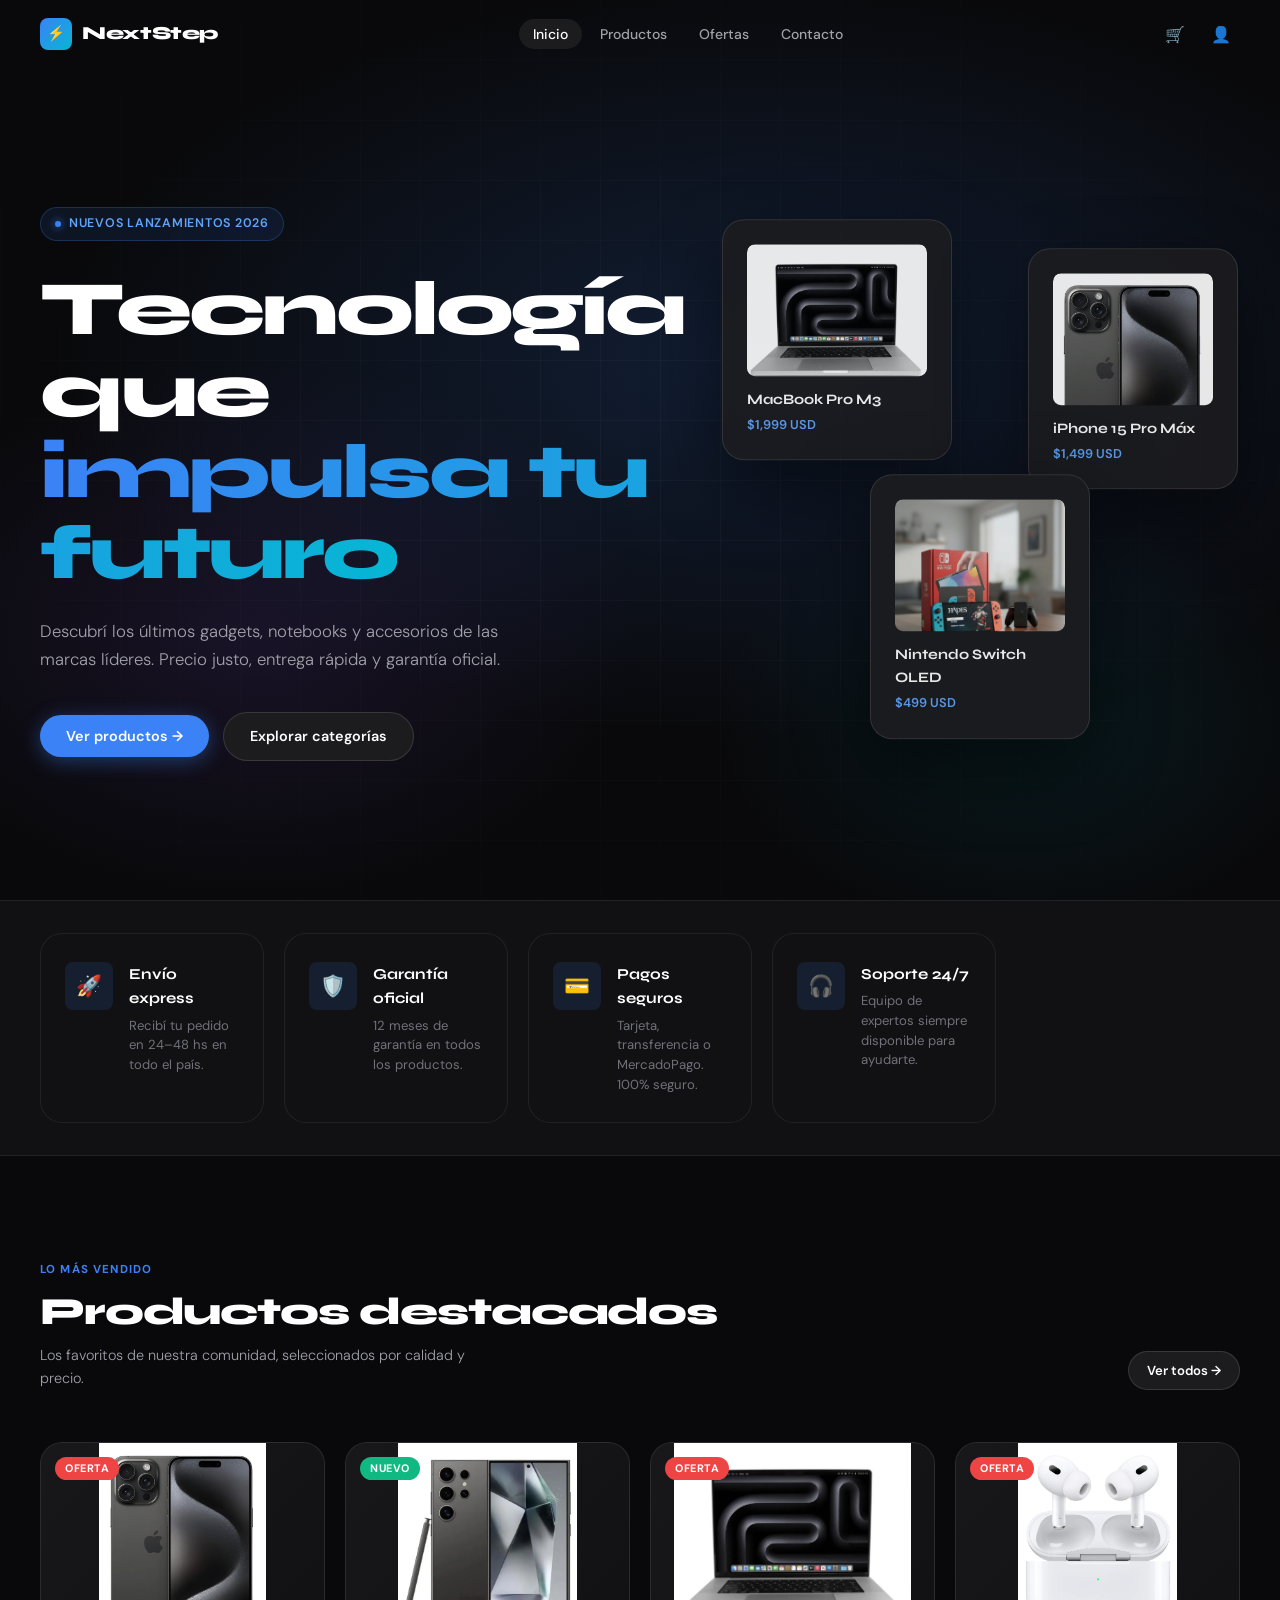
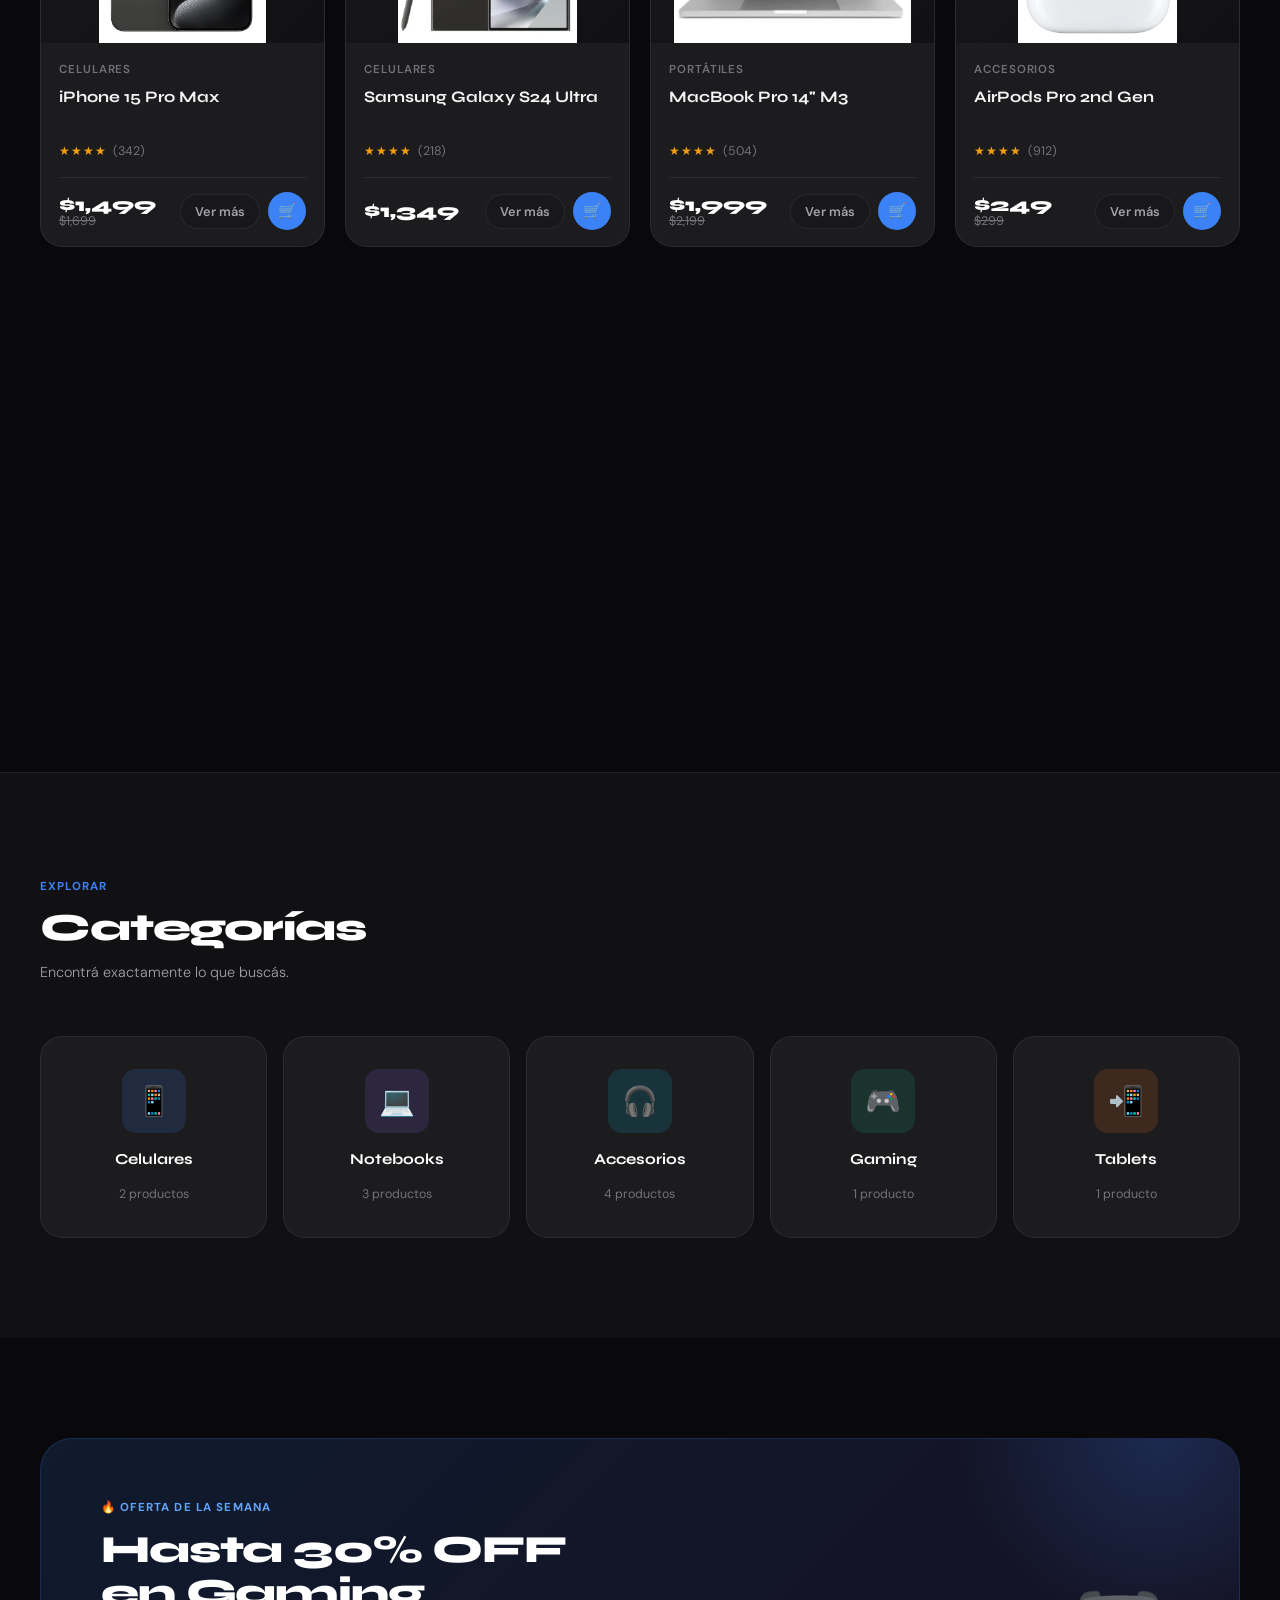
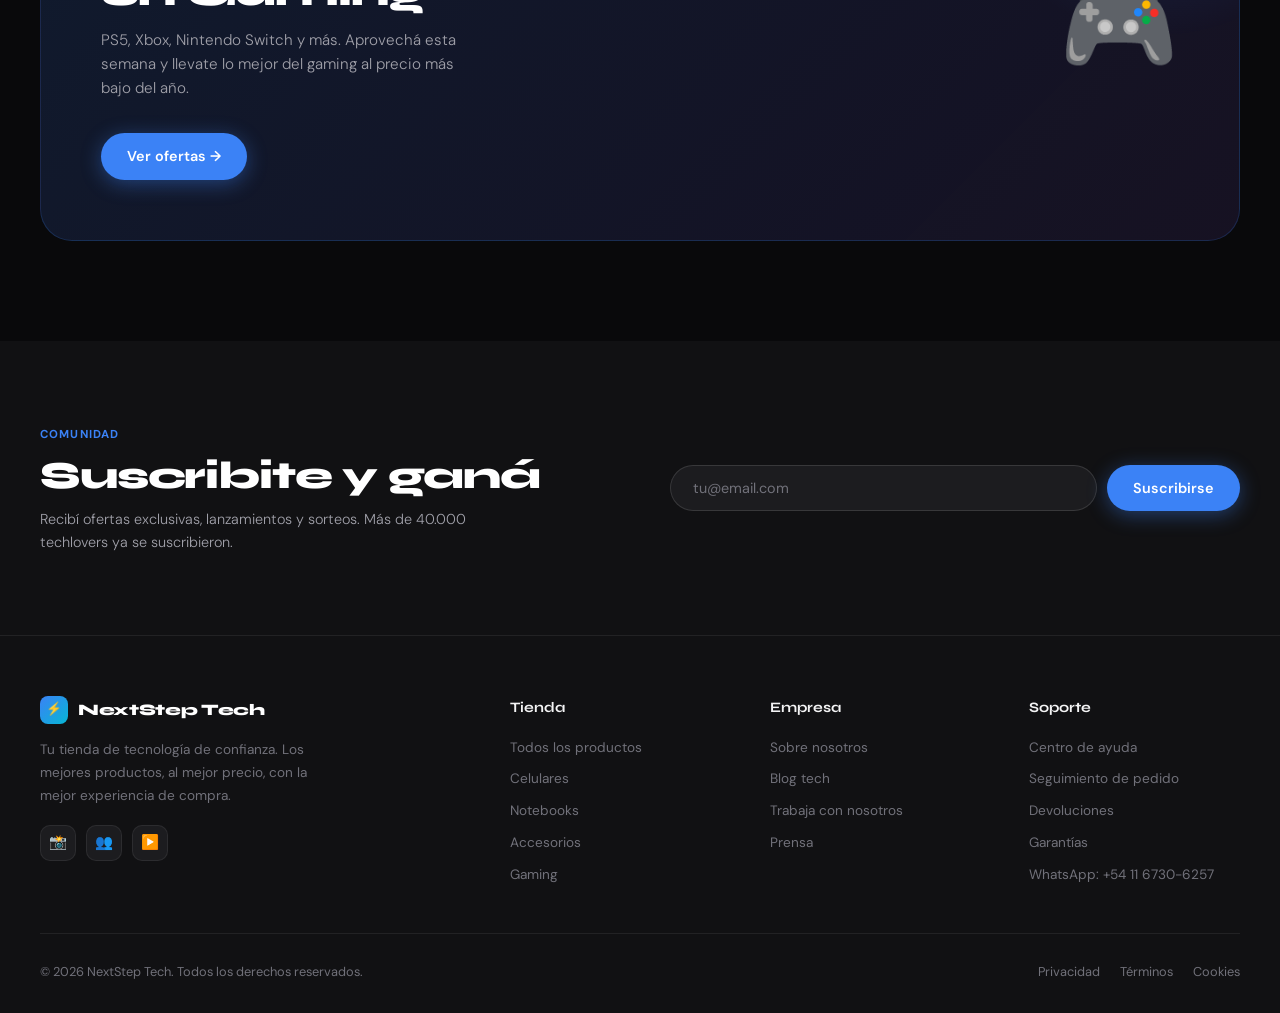
<file: index.html>
<!DOCTYPE html>
<html lang="es">
<head>
  <meta charset="UTF-8" />
  <meta name="viewport" content="width=device-width, initial-scale=1.0" />
  <meta name="description" content="NextStep Tech — Tecnología que impulsa tu futuro. Celulares, notebooks, accesorios y gaming al mejor precio." />
  <title>NextStep — Tecnología que impulsa tu futuro</title>
  <link rel="stylesheet" href="styles.css" />
  <link rel="preconnect" href="https://fonts.googleapis.com" />
  <link rel="preconnect" href="https://fonts.gstatic.com" crossorigin />
</head>
<body>

  <nav class="barra-nav">
    <div class="contenedor nav-interno">
      <a href="index.html" class="nav-logo">
        <div class="nav-logo-icono">⚡</div>
        NextStep
      </a>

      <button class="nav-toggle" id="nav-toggle" aria-label="Menú">
        <span></span><span></span><span></span>
      </button>

      <ul class="nav-menu" id="nav-menu">
        <li><a href="index.html"    class="nav-enlace">Inicio</a></li>
        <li><a href="productos.html" class="nav-enlace">Productos</a></li>
        <li><a href="productos.html" class="nav-enlace">Ofertas</a></li>
        <li><a href="#contacto"     class="nav-enlace">Contacto</a></li>
      </ul>

      <div class="nav-acciones">
        <button class="nav-btn-icono" id="carrito-btn-abrir" aria-label="Carrito">
          🛒
          <span class="carrito-badge" style="display:none">0</span>
        </button>
        <div class="menu-usuario-contenedor" id="menu-usuario-contenedor">
          <button class="nav-btn-icono" id="menu-usuario-btn" aria-label="Usuario" aria-haspopup="true" aria-expanded="false">👤</button>
          <div class="menu-usuario" id="menu-usuario" hidden></div>
        </div>
      </div>
    </div>
  </nav>

  <section class="hero">
    <div class="hero-fondo"></div>
    <div class="hero-grilla"></div>

    <div class="contenedor" style="position:relative; z-index:2;">
      <div class="hero-contenido">
        <div class="hero-etiqueta">
          <span class="hero-etiqueta-punto"></span>
          Nuevos lanzamientos 2026
        </div>

        <h1 class="hero-titulo">
          Tecnología que<br>
          <span class="hero-titulo-acento">impulsa tu futuro</span>
        </h1>

        <p class="hero-subtitulo">
          Descubrí los últimos gadgets, notebooks y accesorios de las marcas líderes. Precio justo, entrega rápida y garantía oficial.
        </p>

        <div class="hero-botones">
          <button class="btn btn-primario" id="hero-cta">
            Ver productos →
          </button>
          <a href="#categorias" class="btn btn-fantasma">
            Explorar categorías
          </a>
        </div>
      </div>
    </div>

    <div class="hero-visual">
      <div class="hero-visual-interno">
        <div class="tarjeta-dispositivo" data-producto-id="3">
          <div class="tarjeta-dispositivo-img"><span class="tarjeta-dispositivo-fallback">💻</span></div>
          <div class="tarjeta-dispositivo-nombre">MacBook Pro M3</div>
          <div class="tarjeta-dispositivo-precio">$1,999 USD</div>
        </div>
        <div class="tarjeta-dispositivo" data-producto-id="1">
          <div class="tarjeta-dispositivo-img"><span class="tarjeta-dispositivo-fallback">📱</span></div>
          <div class="tarjeta-dispositivo-nombre">iPhone 15 Pro Máx</div>
          <div class="tarjeta-dispositivo-precio">$1,499 USD</div>
        </div>
        <div class="tarjeta-dispositivo" data-producto-id="9">
          <div class="tarjeta-dispositivo-img"><span class="tarjeta-dispositivo-fallback">🎮</span></div>
          <div class="tarjeta-dispositivo-nombre">Nintendo Switch OLED</div>
          <div class="tarjeta-dispositivo-precio">$499 USD</div>
        </div>
      </div>
    </div>
  </section>

  <section style="padding: 32px 0; background: var(--fondo2); border-top: 1px solid var(--borde); border-bottom: 1px solid var(--borde);">
    <div class="contenedor">
      <div class="grilla-beneficios hijos-escalonados">
        <div class="tarjeta-beneficio">
          <div class="beneficio-icono">🚀</div>
          <div>
            <div class="beneficio-titulo">Envío express</div>
            <div class="beneficio-descripcion">Recibí tu pedido en 24–48 hs en todo el país.</div>
          </div>
        </div>
        <div class="tarjeta-beneficio">
          <div class="beneficio-icono">🛡️</div>
          <div>
            <div class="beneficio-titulo">Garantía oficial</div>
            <div class="beneficio-descripcion">12 meses de garantía en todos los productos.</div>
          </div>
        </div>
        <div class="tarjeta-beneficio">
          <div class="beneficio-icono">💳</div>
          <div>
            <div class="beneficio-titulo">Pagos seguros</div>
            <div class="beneficio-descripcion">Tarjeta, transferencia o MercadoPago. 100% seguro.</div>
          </div>
        </div>
        <div class="tarjeta-beneficio">
          <div class="beneficio-icono">🎧</div>
          <div>
            <div class="beneficio-titulo">Soporte 24/7</div>
            <div class="beneficio-descripcion">Equipo de expertos siempre disponible para ayudarte.</div>
          </div>
        </div>
      </div>
    </div>
  </section>

  <section class="seccion" id="destacados">
    <div class="contenedor">
      <div class="seccion-encabezado subir-fade">
        <div>
          <span class="seccion-etiqueta">Lo más vendido</span>
          <h2 class="seccion-titulo">Productos destacados</h2>
          <p class="seccion-subtitulo">Los favoritos de nuestra comunidad, seleccionados por calidad y precio.</p>
        </div>
        <a href="productos.html" class="btn btn-fantasma btn-sm">Ver todos →</a>
      </div>

      <div class="grilla-productos hijos-escalonados" id="grilla-destacados">
        <!-- Populated by JS -->
      </div>
    </div>
  </section>

  <section class="seccion" id="categorias" style="background: var(--fondo2); border-top: 1px solid var(--borde);">
    <div class="contenedor">
      <div class="seccion-encabezado subir-fade">
        <div>
          <span class="seccion-etiqueta">Explorar</span>
          <h2 class="seccion-titulo">Categorías</h2>
          <p class="seccion-subtitulo">Encontrá exactamente lo que buscás.</p>
        </div>
      </div>

      <div class="grilla-categorias hijos-escalonados">
        <div class="tarjeta-categoria" data-cat="celulares">
          <div class="categoria-icono azul">📱</div>
          <div class="categoria-nombre">Celulares</div>
          <div class="categoria-cantidad">4 productos</div>
        </div>
        <div class="tarjeta-categoria" data-cat="notebooks">
          <div class="categoria-icono violeta">💻</div>
          <div class="categoria-nombre">Notebooks</div>
          <div class="categoria-cantidad">3 productos</div>
        </div>
        <div class="tarjeta-categoria" data-cat="accesorios">
          <div class="categoria-icono cian">🎧</div>
          <div class="categoria-nombre">Accesorios</div>
          <div class="categoria-cantidad">4 productos</div>
        </div>
        <div class="tarjeta-categoria" data-cat="gaming">
          <div class="categoria-icono verde">🎮</div>
          <div class="categoria-nombre">Gaming</div>
          <div class="categoria-cantidad">3 productos</div>
        </div>
        <div class="tarjeta-categoria" data-cat="tablets">
          <div class="categoria-icono naranja">📲</div>
          <div class="categoria-nombre">Tablets</div>
          <div class="categoria-cantidad">2 productos</div>
        </div>
      </div>
    </div>
  </section>

  <section class="seccion">
    <div class="contenedor">
      <div class="banner-promo subir-fade">
        <div class="promo-texto">
          <div class="promo-etiqueta">🔥 Oferta de la semana</div>
          <div class="promo-titulo">Hasta 30% OFF<br>en Gaming</div>
          <p class="promo-subtitulo">PS5, Xbox, Nintendo Switch y más. Aprovechá esta semana y llevate lo mejor del gaming al precio más bajo del año.</p>
          <br>
          <a href="productos.html" class="btn btn-primario" style="margin-top: 8px;">Ver ofertas →</a>
        </div>
        <div class="promo-cta">
          <span class="promo-emoji">🎮</span>
        </div>
      </div>
    </div>
  </section>

  <section class="newsletter">
    <div class="contenedor">
      <div class="newsletter-interno">
        <div class="newsletter-texto subir-fade">
          <span class="seccion-etiqueta">Comunidad</span>
          <h2 class="seccion-titulo">Suscribite y ganá</h2>
          <p class="seccion-subtitulo">Recibí ofertas exclusivas, lanzamientos y sorteos. Más de 40.000 techlovers ya se suscribieron.</p>
        </div>
        <form class="newsletter-formulario subir-fade" id="newsletter-formulario">
          <input class="newsletter-input" type="email" placeholder="tu@email.com" required />
          <button type="submit" class="btn btn-primario">Suscribirse</button>
        </form>
      </div>
    </div>
  </section>

  <footer class="pie-pagina" id="contacto">
    <div class="contenedor">
      <div class="pie-grilla">

        <div class="pie-marca">
          <a href="index.html" class="nav-logo" style="font-size:1rem;">
            <div class="nav-logo-icono" style="width:28px;height:28px;font-size:.8rem;">⚡</div>
            NextStep Tech
          </a>
          <p>Tu tienda de tecnología de confianza. Los mejores productos, al mejor precio, con la mejor experiencia de compra.</p>
          <div class="enlaces-sociales">
            <a href="#" class="btn-social" aria-label="Instagram">📸</a>
            <a href="#" class="btn-social" aria-label="Facebook">👥</a>
            <a href="#" class="btn-social" aria-label="YouTube">▶️</a>
          </div>
        </div>

        <div>
          <div class="pie-col-titulo">Tienda</div>
          <div class="pie-enlaces">
            <a href="productos.html">Todos los productos</a>
            <a href="productos.html">Celulares</a>
            <a href="productos.html">Notebooks</a>
            <a href="productos.html">Accesorios</a>
            <a href="productos.html">Gaming</a>
          </div>
        </div>

        <div>
          <div class="pie-col-titulo">Empresa</div>
          <div class="pie-enlaces">
            <a href="#">Sobre nosotros</a>
            <a href="#">Blog tech</a>
            <a href="#">Trabaja con nosotros</a>
            <a href="#">Prensa</a>
          </div>
        </div>

        <div>
          <div class="pie-col-titulo">Soporte</div>
          <div class="pie-enlaces">
            <a href="#">Centro de ayuda</a>
            <a href="#">Seguimiento de pedido</a>
            <a href="#">Devoluciones</a>
            <a href="#">Garantías</a>
            <a href="https://wa.me/541167306257" target="_blank" rel="noopener noreferrer">
              WhatsApp: +54 11 6730-6257
            </a>
          </div>
        </div>

      </div>

      <div class="pie-inferior">
        <p>© 2026 NextStep Tech. Todos los derechos reservados.</p>
        <div class="pie-inferior-enlaces">
          <a href="#">Privacidad</a>
          <a href="#">Términos</a>
          <a href="#">Cookies</a>
        </div>
      </div>
    </div>
  </footer>

  <div class="carrito-overlay" id="carrito-overlay"></div>
  <aside class="carrito-panel" id="carrito-panel" aria-label="Carrito">
    <div class="carrito-panel-encabezado">
      <div class="carrito-panel-titulo">🛒 Mi carrito</div>
      <button class="carrito-cerrar" id="carrito-btn-cerrar">✕</button>
    </div>
    <div class="carrito-items" id="carrito-items">
      <div class="carrito-vacio">
        <span class="carrito-vacio-icono">🛒</span>
        <p>Tu carrito está vacío</p>
      </div>
    </div>
    <div class="carrito-pie">
      <div class="carrito-total">
        <span class="carrito-total-etiqueta">Total</span>
        <span class="carrito-total-valor" id="carrito-total-valor">$0</span>
      </div>
      <button class="btn btn-primario btn-checkout">
        Finalizar compra →
      </button>
    </div>
  </aside>

  <div class="contenedor-toast" id="contenedor-toast"></div>

  <script src="./Backend/app.js"></script>
</body>
</html>
</file>
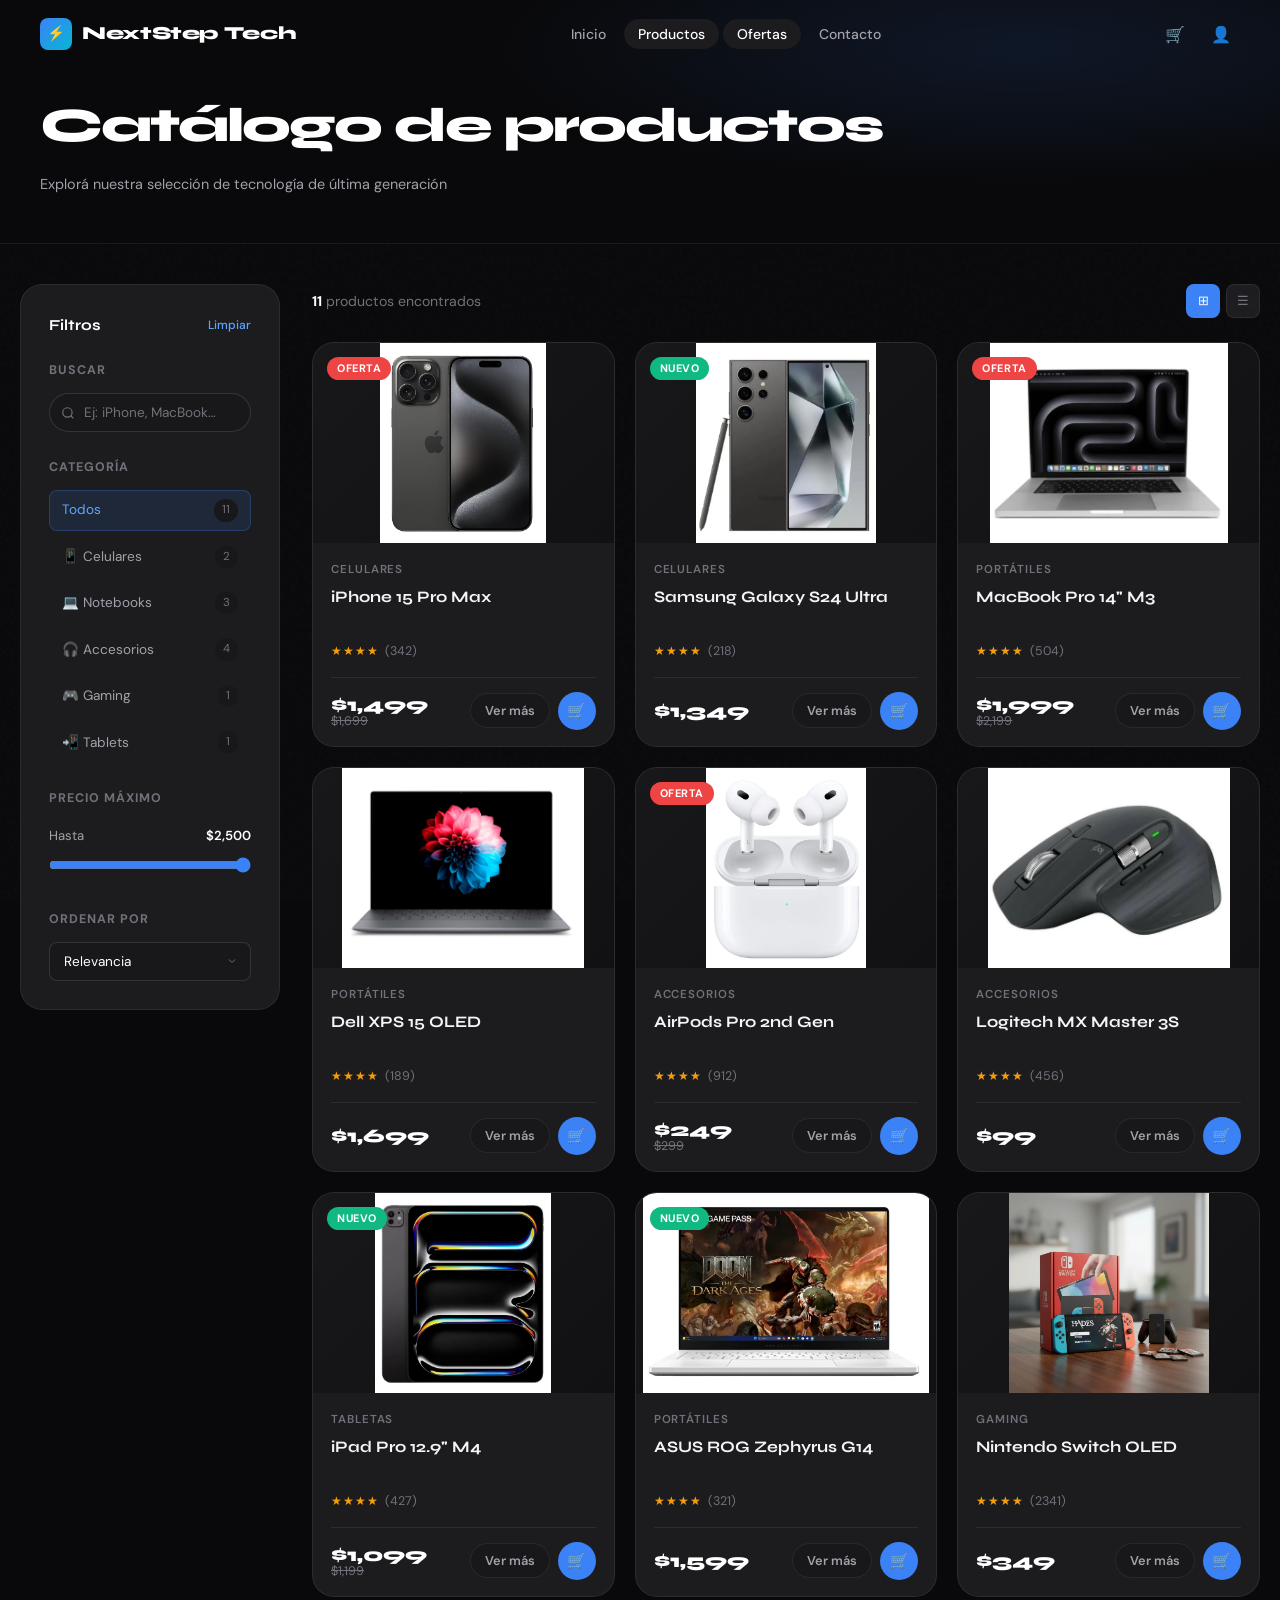
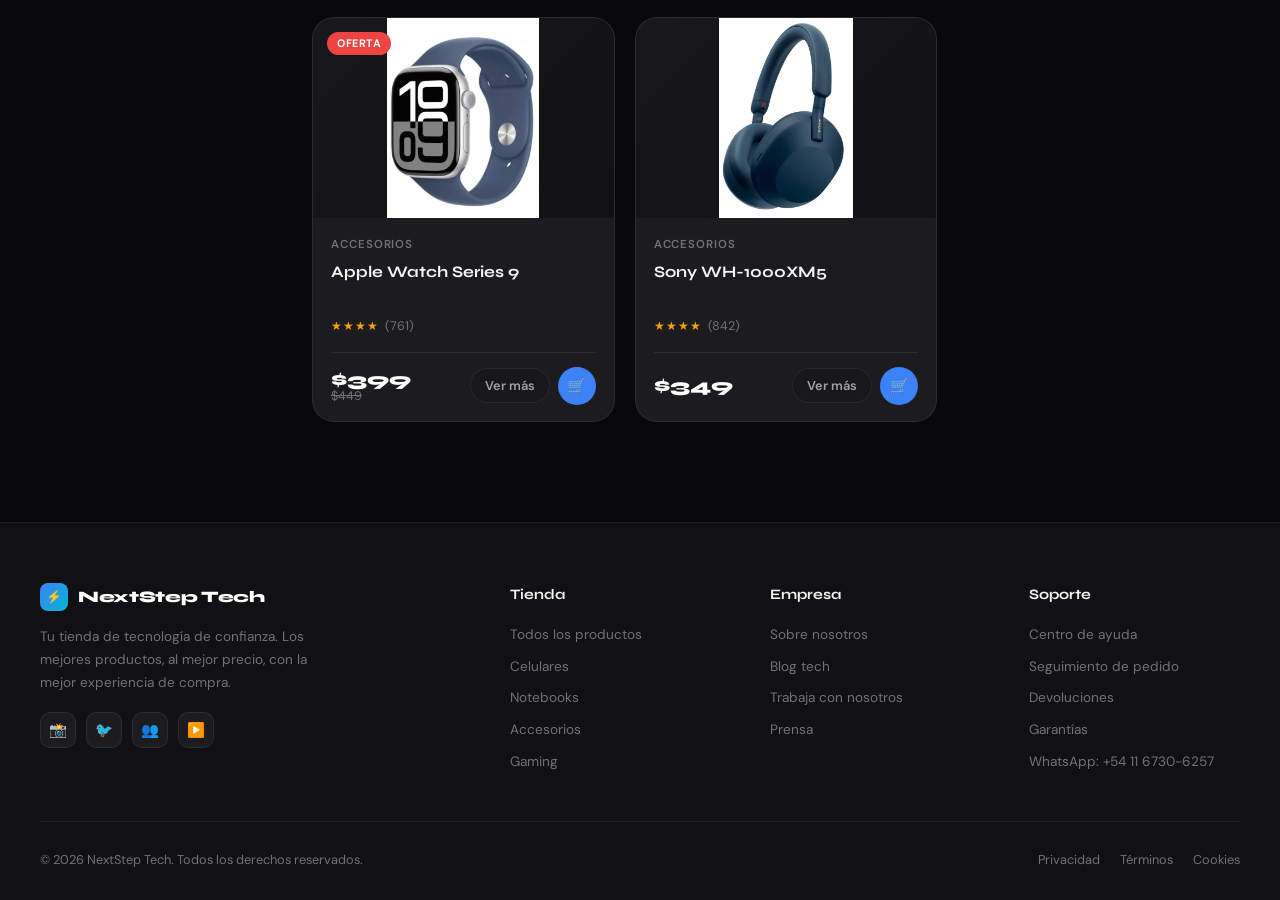
<file: productos.html>
<!DOCTYPE html>
<html lang="es">
<head>
  <meta charset="UTF-8" />
  <meta name="viewport" content="width=device-width, initial-scale=1.0" />
  <meta name="description" content="NextStep Tech — Catálogo completo de productos tecnológicos. Filtrá por categoría, precio y más." />
  <title>Productos — NextStep Tech</title>
  <link rel="stylesheet" href="styles.css" />
  <link rel="preconnect" href="https://fonts.googleapis.com" />
  <link rel="preconnect" href="https://fonts.gstatic.com" crossorigin />
</head>
<body>

  <nav class="barra-nav">
    <div class="contenedor nav-interno">
      <a href="index.html" class="nav-logo">
        <div class="nav-logo-icono">⚡</div>
        NextStep Tech
      </a>

      <button class="nav-toggle" id="nav-toggle" aria-label="Menú">
        <span></span><span></span><span></span>
      </button>

      <ul class="nav-menu" id="nav-menu">
        <li><a href="index.html"     class="nav-enlace">Inicio</a></li>
        <li><a href="productos.html" class="nav-enlace">Productos</a></li>
        <li><a href="productos.html" class="nav-enlace">Ofertas</a></li>
        <li><a href="index.html#contacto" class="nav-enlace">Contacto</a></li>
      </ul>

      <div class="nav-acciones">
        <button class="nav-btn-icono" id="carrito-btn-abrir" aria-label="Carrito">
          🛒
          <span class="carrito-badge" style="display:none">0</span>
        </button>
        <div class="menu-usuario-contenedor" id="menu-usuario-contenedor">
          <button class="nav-btn-icono" id="menu-usuario-btn" aria-label="Usuario" aria-haspopup="true" aria-expanded="false">👤</button>
          <div class="menu-usuario" id="menu-usuario" hidden></div>
        </div>
      </div>
    </div>
  </nav>

  <section class="hero-pagina">
    <div class="contenedor">
      <div class="hero-pagina-titulo subir-fade">Catálogo de productos</div>
      <p class="hero-pagina-subtitulo subir-fade">Explorá nuestra selección de tecnología de última generación</p>
    </div>
  </section>

  <div class="contenedor layout-productos">

    <aside class="panel-filtros">
      <div class="filtros-titulo">
        Filtros
        <button class="filtros-limpiar" id="filtros-limpiar">Limpiar</button>
      </div>

      <div class="grupo-filtro">
        <div class="grupo-filtro-titulo">Buscar</div>
        <div class="busqueda-input-contenedor">
          <svg viewBox="0 0 24 24" fill="none" stroke="currentColor" stroke-width="2"><circle cx="11" cy="11" r="8"/><path d="m21 21-4.35-4.35"/></svg>
          <input
            type="search"
            class="filtro-busqueda"
            id="filtro-busqueda"
            placeholder="Ej: iPhone, MacBook…"
            autocomplete="off"
          />
        </div>
      </div>

      <div class="grupo-filtro">
        <div class="grupo-filtro-titulo">Categoría</div>
        <div class="chips-categoria">
          <div class="chip-categoria activo" data-cat="todos">
            Todos
            <span class="chip-categoria-cantidad">16</span>
          </div>
          <div class="chip-categoria" data-cat="celulares">
            📱 Celulares
            <span class="chip-categoria-cantidad">4</span>
          </div>
          <div class="chip-categoria" data-cat="notebooks">
            💻 Notebooks
            <span class="chip-categoria-cantidad">3</span>
          </div>
          <div class="chip-categoria" data-cat="accesorios">
            🎧 Accesorios
            <span class="chip-categoria-cantidad">4</span>
          </div>
          <div class="chip-categoria" data-cat="gaming">
            🎮 Gaming
            <span class="chip-categoria-cantidad">3</span>
          </div>
          <div class="chip-categoria" data-cat="tablets">
            📲 Tablets
            <span class="chip-categoria-cantidad">2</span>
          </div>
        </div>
      </div>

      <div class="grupo-filtro">
        <div class="grupo-filtro-titulo">Precio máximo</div>
        <div class="slider-precio-contenedor">
          <div class="precio-rango-display">
            Hasta <span id="precio-display">$2,500</span>
          </div>
          <input
            type="range"
            class="input-rango"
            id="precio-rango"
            min="50"
            max="2500"
            step="50"
            value="2500"
          />
        </div>
      </div>

      <div class="grupo-filtro">
        <div class="grupo-filtro-titulo">Ordenar por</div>
        <select class="select-orden" id="select-orden">
          <option value="default">Relevancia</option>
          <option value="precio-asc">Precio: menor a mayor</option>
          <option value="precio-desc">Precio: mayor a menor</option>
          <option value="calificacion">Mejor puntuados</option>
        </select>
      </div>
    </aside>

    <main class="productos-principal">
      <div class="productos-barra-superior">
        <span class="productos-cantidad" id="productos-cantidad">
          <strong>16</strong> productos encontrados
        </span>
        <div class="toggle-vista">
          <button class="btn-vista activo" data-vista="grilla" title="Vista en grilla">⊞</button>
          <button class="btn-vista" data-vista="lista" title="Vista en lista">☰</button>
        </div>
      </div>

      <div class="grilla-productos hijos-escalonados" id="grilla-productos">
        <!-- Populated by JS -->
      </div>
    </main>
  </div>

  <footer class="pie-pagina" id="contacto">
    <div class="contenedor">
      <div class="pie-grilla">

        <div class="pie-marca">
          <a href="index.html" class="nav-logo" style="font-size:1rem;">
            <div class="nav-logo-icono" style="width:28px;height:28px;font-size:.8rem;">⚡</div>
            NextStep Tech
          </a>
          <p>Tu tienda de tecnología de confianza. Los mejores productos, al mejor precio, con la mejor experiencia de compra.</p>
          <div class="enlaces-sociales">
            <a href="#" class="btn-social" aria-label="Instagram">📸</a>
            <a href="#" class="btn-social" aria-label="Twitter">🐦</a>
            <a href="#" class="btn-social" aria-label="Facebook">👥</a>
            <a href="#" class="btn-social" aria-label="YouTube">▶️</a>
          </div>
        </div>

        <div>
          <div class="pie-col-titulo">Tienda</div>
          <div class="pie-enlaces">
            <a href="productos.html">Todos los productos</a>
            <a href="productos.html">Celulares</a>
            <a href="productos.html">Notebooks</a>
            <a href="productos.html">Accesorios</a>
            <a href="productos.html">Gaming</a>
          </div>
        </div>

        <div>
          <div class="pie-col-titulo">Empresa</div>
          <div class="pie-enlaces">
            <a href="#">Sobre nosotros</a>
            <a href="#">Blog tech</a>
            <a href="#">Trabaja con nosotros</a>
            <a href="#">Prensa</a>
          </div>
        </div>

        <div>
          <div class="pie-col-titulo">Soporte</div>
          <div class="pie-enlaces">
            <a href="#">Centro de ayuda</a>
            <a href="#">Seguimiento de pedido</a>
            <a href="#">Devoluciones</a>
            <a href="#">Garantías</a>
            <a href="https://wa.me/541167306257" target="_blank" rel="noopener noreferrer">
              WhatsApp: +54 11 6730-6257
            </a>
          </div>
        </div>

      </div>

      <div class="pie-inferior">
        <p>© 2026 NextStep Tech. Todos los derechos reservados.</p>
        <div class="pie-inferior-enlaces">
          <a href="#">Privacidad</a>
          <a href="#">Términos</a>
          <a href="#">Cookies</a>
        </div>
      </div>
    </div>
  </footer>

  <div class="carrito-overlay" id="carrito-overlay"></div>
  <aside class="carrito-panel" id="carrito-panel" aria-label="Carrito">
    <div class="carrito-panel-encabezado">
      <div class="carrito-panel-titulo">🛒 Mi carrito</div>
      <button class="carrito-cerrar" id="carrito-btn-cerrar">✕</button>
    </div>
    <div class="carrito-items" id="carrito-items">
      <div class="carrito-vacio">
        <span class="carrito-vacio-icono">🛒</span>
        <p>Tu carrito está vacío</p>
      </div>
    </div>
    <div class="carrito-pie">
      <div class="carrito-total">
        <span class="carrito-total-etiqueta">Total</span>
        <span class="carrito-total-valor" id="carrito-total-valor">$0</span>
      </div>
      <button class="btn btn-primario btn-checkout">
        Finalizar compra →
      </button>
    </div>
  </aside>

  <div class="contenedor-toast" id="contenedor-toast"></div>

  <script src="./Backend/app.js"></script>
</body>
</html>
</file>
<file: styles.css>
@import url('https://fonts.googleapis.com/css2?family=Syne:wght@400;500;600;700;800&family=DM+Sans:ital,opsz,wght@0,9..40,300;0,9..40,400;0,9..40,500;0,9..40,600;1,9..40,300&display=swap');

:root {
  --fondo:        #09090b;
  --fondo2:       #111113;
  --fondo3:       #18181b;
  --superficie:   #1c1c1f;
  --borde:    rgba(255,255,255,.07);
  --borde2:   rgba(255,255,255,.12);

  --blanco:     #ffffff;
  --gris-100:  #f4f4f5;
  --gris-300:  #a1a1aa;
  --gris-500:  #71717a;

  --acento:    #3b82f6;
  --acento-h:  #60a5fa;
  --acento-brillo: rgba(59,130,246,.35);

  --cian:      #06b6d4;
  --violeta:    #8b5cf6;

  --radio-sm: 8px;
  --radio:    14px;
  --radio-lg: 22px;
  --radio-xl: 32px;

  --sombra-tarjeta: 0 2px 20px rgba(0,0,0,.5);
  --sombra-brillo: 0 0 40px var(--acento-brillo);

  --fuente-display: 'Syne', sans-serif;
  --fuente-cuerpo:    'DM Sans', sans-serif;

  --nav-h: 68px;
  --transicion: .25s cubic-bezier(.4,0,.2,1);

  --tarjeta-img-h:    200px;
  --tarjeta-nombre-h:    44px;
  --tarjeta-cat-h:     18px;
  --tarjeta-calificacion-h:  22px;
}

*, *::before, *::after { box-sizing: border-box; margin: 0; padding: 0; }
html { scroll-behavior: smooth; -webkit-tap-highlight-color: transparent; }
body {
  background: var(--fondo);
  color: var(--blanco);
  font-family: var(--fuente-cuerpo);
  font-size: 15px;
  line-height: 1.6;
  overflow-x: hidden;
  -webkit-font-smoothing: antialiased;
}
a { color: inherit; text-decoration: none; }
ul { list-style: none; }
img { display: block; max-width: 100%; }
button { cursor: pointer; border: none; background: none; font-family: var(--fuente-cuerpo); }
input, select { font-family: var(--fuente-cuerpo); }

::-webkit-scrollbar { width: 5px; }
::-webkit-scrollbar-track { background: var(--fondo); }
::-webkit-scrollbar-thumb { background: var(--superficie); border-radius: 99px; }

.contenedor { width: 100%; max-width: 1240px; margin: 0 auto; padding: 0 20px; }
.solo-lectura { position: absolute; width: 1px; height: 1px; overflow: hidden; clip: rect(0,0,0,0); }

body::before {
  content: '';
  position: fixed;
  inset: 0;
  background-image: url("data:image/svg+xml,%3Csvg viewBox='0 0 256 256' xmlns='http://www.w3.org/2000/svg'%3E%3Cfilter id='n'%3E%3CfeTurbulence type='fractalNoise' baseFrequency='0.9' numOctaves='4' stitchTiles='stitch'/%3E%3C/filter%3E%3Crect width='100%25' height='100%25' filter='url(%23n)' opacity='1'/%3E%3C/svg%3E");
  opacity: .025;
  pointer-events: none;
  z-index: 0;
}

/* ══════════════════════════════════════════════════════════════
   NAVBAR
══════════════════════════════════════════════════════════════ */
.barra-nav {
  position: fixed;
  top: 0; left: 0; right: 0;
  height: var(--nav-h);
  z-index: 1000;
  transition: background var(--transicion), backdrop-filter var(--transicion), border-color var(--transicion);
}
.barra-nav.con-scroll {
  background: rgba(9,9,11,.8);
  backdrop-filter: blur(20px) saturate(180%);
  border-bottom: 1px solid var(--borde);
}
.nav-interno {
  display: flex;
  align-items: center;
  justify-content: space-between;
  height: 100%;
  gap: 32px;
}
.nav-logo {
  display: flex;
  align-items: center;
  gap: 10px;
  font-family: var(--fuente-display);
  font-weight: 800;
  font-size: 1.15rem;
  letter-spacing: -.02em;
  white-space: nowrap;
}
.nav-logo-icono {
  width: 32px; height: 32px;
  background: linear-gradient(135deg, var(--acento), var(--cian));
  border-radius: 8px;
  display: grid; place-items: center;
  font-size: .9rem;
}
.nav-menu {
  display: flex;
  align-items: center;
  gap: 4px;
  flex: 1;
  justify-content: center;
}
.nav-enlace {
  padding: 6px 14px;
  border-radius: 99px;
  font-size: .875rem;
  font-weight: 500;
  color: var(--gris-300);
  transition: color var(--transicion), background var(--transicion);
  position: relative;
}
.nav-enlace:hover, .nav-enlace.activo {
  color: var(--blanco);
  background: var(--superficie);
}
.nav-acciones { display: flex; align-items: center; gap: 8px; }
.menu-usuario-contenedor { position: relative; }
.menu-usuario {
  position: absolute;
  top: calc(100% + 10px);
  right: 0;
  width: 210px;
  background: var(--superficie);
  border: 1px solid var(--borde2);
  border-radius: 12px;
  padding: 8px;
  display: flex;
  flex-direction: column;
  gap: 4px;
  box-shadow: 0 24px 60px rgba(0,0,0,.55);
  z-index: 1100;
}
.menu-usuario[hidden] { display: none !important; }
.menu-usuario-encabezado {
  font-size: .8rem;
  color: var(--gris-300);
  padding: 8px 10px 6px;
}
.menu-usuario-item {
  width: 100%;
  text-align: left;
  color: var(--blanco);
  font-size: .85rem;
  padding: 10px;
  border-radius: 8px;
  transition: background var(--transicion), color var(--transicion);
}
.menu-usuario-item:hover {
  background: var(--fondo3);
}
.menu-usuario-item.peligro {
  color: #fda4af;
}
.menu-usuario-item.peligro:hover {
  background: rgba(244,63,94,.14);
  color: #fecdd3;
}
.menu-usuario-separador {
  height: 1px;
  background: var(--borde);
  margin: 4px 0;
}
.nav-btn-icono {
  width: 38px; height: 38px;
  border-radius: 99px;
  display: grid; place-items: center;
  color: var(--gris-300);
  transition: color var(--transicion), background var(--transicion);
  position: relative;
  font-size: 1rem;
}
.nav-btn-icono:hover { color: var(--blanco); background: var(--superficie); }
.carrito-badge {
  position: absolute;
  top: 4px; right: 4px;
  width: 16px; height: 16px;
  background: var(--acento);
  border-radius: 99px;
  font-size: .6rem;
  font-weight: 700;
  display: grid; place-items: center;
  color: #fff;
  border: 2px solid var(--fondo);
  transition: transform .2s;
}
.carrito-badge.pop { transform: scale(1.3); }

.nav-toggle {
  display: none;
  width: 38px; height: 38px;
  border-radius: 99px;
  align-items: center; justify-content: center;
  color: var(--gris-300);
  flex-direction: column;
  gap: 5px;
  padding: 8px;
}
.nav-toggle span {
  display: block;
  width: 20px; height: 1.5px;
  background: currentColor;
  border-radius: 2px;
  transition: transform .3s, opacity .3s;
}
.nav-toggle.abierto span:nth-child(1) { transform: translateY(6.5px) rotate(45deg); }
.nav-toggle.abierto span:nth-child(2) { opacity: 0; }
.nav-toggle.abierto span:nth-child(3) { transform: translateY(-6.5px) rotate(-45deg); }

/* ══════════════════════════════════════════════════════════════
   HERO
══════════════════════════════════════════════════════════════ */
.hero {
  min-height: 100vh;
  display: flex;
  align-items: center;
  position: relative;
  overflow: hidden;
  padding-top: var(--nav-h);
}
.hero-fondo {
  position: absolute;
  inset: 0;
  background:
    radial-gradient(ellipse 80% 60% at 60% 40%, rgba(59,130,246,.18) 0%, transparent 70%),
    radial-gradient(ellipse 50% 50% at 20% 70%, rgba(139,92,246,.12) 0%, transparent 60%),
    radial-gradient(ellipse 40% 40% at 80% 80%, rgba(6,182,212,.1) 0%, transparent 60%),
    var(--fondo);
}
.hero-grilla {
  position: absolute;
  inset: 0;
  background-image:
    linear-gradient(rgba(255,255,255,.03) 1px, transparent 1px),
    linear-gradient(90deg, rgba(255,255,255,.03) 1px, transparent 1px);
  background-size: 60px 60px;
  mask-image: radial-gradient(ellipse 70% 70% at 50% 50%, black 0%, transparent 100%);
}
.hero-contenido {
  position: relative;
  z-index: 2;
  max-width: 680px;
}
.hero-etiqueta {
  display: inline-flex;
  align-items: center;
  gap: 8px;
  background: rgba(59,130,246,.1);
  border: 1px solid rgba(59,130,246,.25);
  border-radius: 99px;
  padding: 6px 14px;
  font-size: .78rem;
  font-weight: 600;
  color: var(--acento-h);
  letter-spacing: .06em;
  text-transform: uppercase;
  margin-bottom: 28px;
}
.hero-etiqueta-punto {
  width: 6px; height: 6px;
  background: var(--acento);
  border-radius: 99px;
  box-shadow: 0 0 8px var(--acento);
  animation: pulso-punto 2s infinite;
}
@keyframes pulso-punto {
  0%, 100% { opacity: 1; }
  50% { opacity: .4; }
}
.hero-titulo {
  font-family: var(--fuente-display);
  font-size: clamp(2.6rem, 6vw, 5rem);
  font-weight: 800;
  line-height: 1.06;
  letter-spacing: -.04em;
  margin-bottom: 22px;
}
.hero-titulo-acento {
  background: linear-gradient(90deg, var(--acento), var(--cian));
  -webkit-background-clip: text;
  -webkit-text-fill-color: transparent;
  background-clip: text;
}
.hero-subtitulo {
  font-size: 1.05rem;
  color: var(--gris-300);
  line-height: 1.7;
  max-width: 500px;
  margin-bottom: 38px;
  font-weight: 300;
}
.hero-botones { display: flex; align-items: center; gap: 14px; flex-wrap: wrap; }

.hero-visual {
  position: absolute;
  right: 20px; top: 50%;
  transform: translateY(-50%);
  width: 560px;
  pointer-events: none;
  opacity: .9;
}
.hero-visual-interno { position: relative; width: 100%; padding-top: 86%; }
.tarjeta-dispositivo {
  position: absolute;
  background: var(--superficie);
  border: 1px solid var(--borde2);
  border-radius: var(--radio-lg);
  padding: 24px;
  box-shadow: 0 30px 80px rgba(0,0,0,.6);
  animation: flotar 6s ease-in-out infinite;
  display: flex;
  flex-direction: column;
}
.tarjeta-dispositivo:nth-child(1) { width: 230px; top: 2%; left: 4%; animation-delay: 0s; }
.tarjeta-dispositivo:nth-child(2) { width: 210px; top: 8%; right: 4%;  animation-delay: -2s; }
.tarjeta-dispositivo:nth-child(3) { width: 220px; bottom: -10%; left: 170px; animation-delay: -4s; }
@keyframes flotar { 0%, 100% { transform: translateY(0px); } 50% { transform: translateY(-16px); } }
.tarjeta-dispositivo-img {
  width: 100%; height: 132px;
  background: linear-gradient(135deg, var(--fondo3), var(--fondo2));
  border-radius: var(--radio-sm);
  display: grid; place-items: center;
  font-size: 2.5rem;
  margin-bottom: 12px;
  overflow: hidden;
  position: relative;
}
.tarjeta-dispositivo-img img { width: 100%; height: 100%; object-fit: cover; border-radius: inherit; }
.tarjeta-dispositivo-fallback { position: absolute; inset: 0; display: grid; place-items: center; }
.tarjeta-dispositivo-nombre { font-family: var(--fuente-display); font-weight: 700; font-size: .9rem; margin-bottom: 4px; }
.tarjeta-dispositivo-precio { font-size: .8rem; color: var(--acento-h); font-weight: 600; }

/* ══════════════════════════════════════════════════════════════
   BOTONES
══════════════════════════════════════════════════════════════ */
.btn {
  display: inline-flex;
  align-items: center;
  gap: 8px;
  padding: 12px 26px;
  border-radius: 99px;
  font-weight: 600;
  font-size: .9rem;
  transition: transform var(--transicion), box-shadow var(--transicion), background var(--transicion), color var(--transicion);
  white-space: nowrap;
}
.btn:hover { transform: translateY(-2px); }
.btn:active { transform: translateY(0); }
.btn-primario { background: var(--acento); color: #fff; box-shadow: 0 4px 20px rgba(59,130,246,.4); }
.btn-primario:hover { background: var(--acento-h); box-shadow: 0 8px 30px rgba(59,130,246,.55); }
.btn-fantasma { background: var(--superficie); color: var(--blanco); border: 1px solid var(--borde2); }
.btn-fantasma:hover { background: var(--fondo3); border-color: rgba(255,255,255,.2); }
.btn-sm { padding: 8px 18px; font-size: .82rem; }
.btn-icono { padding: 10px 18px; }

/* ══════════════════════════════════════════════════════════════
   SECCIONES
══════════════════════════════════════════════════════════════ */
.seccion { padding: 100px 0; }
.seccion-encabezado {
  display: flex;
  align-items: flex-end;
  justify-content: space-between;
  gap: 20px;
  margin-bottom: 52px;
  flex-wrap: wrap;
}
.seccion-etiqueta {
  display: inline-block;
  font-size: .72rem;
  font-weight: 700;
  letter-spacing: .1em;
  text-transform: uppercase;
  color: var(--acento);
  margin-bottom: 10px;
}
.seccion-titulo {
  font-family: var(--fuente-display);
  font-size: clamp(1.7rem, 3.5vw, 2.4rem);
  font-weight: 800;
  letter-spacing: -.03em;
  line-height: 1.15;
}
.seccion-subtitulo {
  color: var(--gris-300);
  font-size: .9rem;
  margin-top: 10px;
  max-width: 460px;
  font-weight: 300;
}

/* ══════════════════════════════════════════════════════════════
   GRILLA DE PRODUCTOS
══════════════════════════════════════════════════════════════ */
.grilla-productos {
  display: grid;
  grid-template-columns: repeat(auto-fill, minmax(260px, 1fr));
  gap: 20px;
  align-items: stretch;
}

.tarjeta-producto {
  background: var(--superficie);
  border: 1px solid var(--borde);
  border-radius: var(--radio-lg);
  overflow: hidden;
  transition: transform var(--transicion), border-color var(--transicion), box-shadow var(--transicion);
  position: relative;
  display: flex;
  flex-direction: column;
  height: 100%;
}
.tarjeta-producto:hover {
  transform: translateY(-6px);
  border-color: var(--borde2);
  box-shadow: 0 20px 60px rgba(0,0,0,.5);
}

.tarjeta-producto-badge {
  position: absolute;
  top: 14px; left: 14px;
  background: var(--acento);
  color: #fff;
  font-size: .68rem;
  font-weight: 700;
  letter-spacing: .05em;
  text-transform: uppercase;
  padding: 3px 10px;
  border-radius: 99px;
  z-index: 2;
}
.tarjeta-producto-badge.oferta { background: #ef4444; }
.tarjeta-producto-badge.nuevo   { background: #10b981; }

.tarjeta-producto-img {
  width: 100%;
  height: var(--tarjeta-img-h);
  flex-shrink: 0;
  background: linear-gradient(135deg, #18181b, #111113);
  display: flex;
  align-items: center;
  justify-content: center;
  font-size: 4.5rem;
  position: relative;
  overflow: hidden;
}
.tarjeta-producto-img img {
  width: 100%;
  height: 100%;
  object-fit: contain;
  object-position: center;
}

.nav-multimedia {
  position: absolute;
  top: 50%;
  transform: translateY(-50%);
  width: 30px;
  height: 30px;
  border-radius: 99px;
  background: rgba(9,9,11,.65);
  border: 1px solid rgba(255,255,255,.22);
  color: #fff;
  display: grid;
  place-items: center;
  font-size: 1rem;
  line-height: 1;
  z-index: 3;
  opacity: 0;
  transition: opacity var(--transicion), background var(--transicion), transform var(--transicion);
}
.nav-multimedia-anterior { left: 8px; }
.nav-multimedia-siguiente { right: 8px; }
.tarjeta-producto:hover .nav-multimedia { opacity: 1; }
.nav-multimedia:hover {
  background: rgba(59,130,246,.85);
  transform: translateY(-50%) scale(1.05);
}

.tarjeta-producto-cuerpo {
  padding: 18px 18px 16px;
  flex: 1;
  display: flex;
  flex-direction: column;
}

.tarjeta-producto-cat {
  height: var(--tarjeta-cat-h);
  display: flex;
  align-items: center;
  font-size: .72rem;
  line-clamp: 2;
  font-weight: 600;
  letter-spacing: .08em;
  text-transform: uppercase;
  color: var(--gris-500);
  overflow: hidden;
  margin-bottom: 8px;
  flex-shrink: 0;
}

.tarjeta-producto-nombre {
  height: var(--tarjeta-nombre-h);
  font-family: var(--fuente-display);
  font-weight: 700;
  font-size: 1rem;
  line-height: 1.3;
  color: var(--gris-100);
  display: -webkit-box;
  line-clamp: 2;
  -webkit-line-clamp: 2;
  -webkit-box-orient: vertical;
  overflow: hidden;
  margin-bottom: 10px;
  flex-shrink: 0;
}

.tarjeta-producto-calificacion {
  height: var(--tarjeta-calificacion-h);
  display: flex;
  align-items: center;
  gap: 6px;
  font-size: .78rem;
  overflow: hidden;
  flex-shrink: 0;
}
.estrellas        { color: #f59e0b; letter-spacing: 1px; }
.cantidad-resenas { color: var(--gris-500); }

.tarjeta-producto-espacio { flex: 1; }

.tarjeta-producto-pie {
  display: flex;
  align-items: center;
  justify-content: space-between;
  gap: 10px;
  margin-top: 14px;
  padding-top: 14px;
  border-top: 1px solid var(--borde);
  flex-shrink: 0;
}

.tarjeta-producto-precio {
  display: flex;
  flex-direction: column;
  gap: 1px;
  flex-shrink: 0;
}
.precio-actual {
  font-family: var(--fuente-display);
  font-weight: 800;
  font-size: 1.2rem;
  color: var(--blanco);
  line-height: 1;
}
.precio-original {
  font-size: .78rem;
  color: var(--gris-500);
  text-decoration: line-through;
  line-height: 1;
}

.tarjeta-producto-acciones {
  display: flex;
  align-items: center;
  gap: 8px;
  flex-shrink: 0;
}
.btn-carrito {
  width: 38px; height: 38px;
  border-radius: 99px;
  background: var(--acento);
  color: #fff;
  display: grid; place-items: center;
  font-size: .95rem;
  flex-shrink: 0;
  transition: background var(--transicion), transform var(--transicion), box-shadow var(--transicion);
}
.btn-carrito:hover {
  background: var(--acento-h);
  transform: scale(1.1);
  box-shadow: 0 4px 16px rgba(59,130,246,.5);
}
.btn-detalle {
  padding: 8px 14px;
  border-radius: 99px;
  background: var(--fondo3);
  color: var(--gris-300);
  font-size: .8rem;
  font-weight: 600;
  border: 1px solid var(--borde);
  white-space: nowrap;
  transition: color var(--transicion), border-color var(--transicion), background var(--transicion);
}
.btn-detalle:hover { color: var(--blanco); border-color: var(--borde2); background: var(--superficie); }

/* ══════════════════════════════════════════════════════════════
   CATEGORÍAS
══════════════════════════════════════════════════════════════ */
.grilla-categorias {
  display: grid;
  grid-template-columns: repeat(auto-fill, minmax(200px, 1fr));
  gap: 16px;
}
.tarjeta-categoria {
  background: var(--superficie);
  border: 1px solid var(--borde);
  border-radius: var(--radio-lg);
  padding: 32px 20px;
  display: flex;
  flex-direction: column;
  align-items: center;
  gap: 14px;
  cursor: pointer;
  transition: transform var(--transicion), border-color var(--transicion), box-shadow var(--transicion);
  text-align: center;
}
.tarjeta-categoria:hover {
  transform: translateY(-5px);
  border-color: var(--acento);
  box-shadow: 0 0 30px rgba(59,130,246,.15);
}
.categoria-icono {
  width: 64px; height: 64px;
  border-radius: var(--radio);
  display: grid; place-items: center;
  font-size: 1.8rem;
  transition: transform var(--transicion);
}
.tarjeta-categoria:hover .categoria-icono { transform: scale(1.1) rotate(-5deg); }
.categoria-icono.azul   { background: rgba(59,130,246,.15); }
.categoria-icono.violeta { background: rgba(139,92,246,.15); }
.categoria-icono.cian   { background: rgba(6,182,212,.15); }
.categoria-icono.verde  { background: rgba(16,185,129,.15); }
.categoria-icono.naranja { background: rgba(249,115,22,.15); }
.categoria-nombre  { font-family: var(--fuente-display); font-weight: 700; font-size: .95rem; }
.categoria-cantidad { font-size: .78rem; color: var(--gris-500); }

/* ══════════════════════════════════════════════════════════════
   BENEFICIOS
══════════════════════════════════════════════════════════════ */
.grilla-beneficios {
  display: grid;
  grid-template-columns: repeat(auto-fill, minmax(220px, 1fr));
  gap: 20px;
}
.tarjeta-beneficio {
  background: var(--fondo2);
  border: 1px solid var(--borde);
  border-radius: var(--radio-lg);
  padding: 28px 24px;
  display: flex;
  gap: 16px;
  align-items: flex-start;
  transition: border-color var(--transicion), box-shadow var(--transicion);
}
.tarjeta-beneficio:hover { border-color: var(--borde2); box-shadow: 0 8px 30px rgba(0,0,0,.3); }
.beneficio-icono {
  width: 48px; height: 48px;
  border-radius: var(--radio-sm);
  background: rgba(59,130,246,.12);
  display: grid; place-items: center;
  font-size: 1.3rem;
  flex-shrink: 0;
}
.beneficio-titulo { font-family: var(--fuente-display); font-weight: 700; font-size: .95rem; margin-bottom: 5px; }
.beneficio-descripcion  { font-size: .82rem; color: var(--gris-500); line-height: 1.5; }

/* ══════════════════════════════════════════════════════════════
   BANNER PROMO
══════════════════════════════════════════════════════════════ */
.banner-promo {
  background: linear-gradient(135deg, rgba(59,130,246,.15), rgba(139,92,246,.1));
  border: 1px solid rgba(59,130,246,.2);
  border-radius: var(--radio-xl);
  padding: 60px;
  display: flex;
  align-items: center;
  justify-content: space-between;
  gap: 40px;
  overflow: hidden;
  position: relative;
}
.banner-promo::before {
  content: '';
  position: absolute;
  top: -50%; right: -10%;
  width: 400px; height: 400px;
  background: radial-gradient(circle, rgba(59,130,246,.2), transparent 70%);
  pointer-events: none;
}
.promo-texto  { position: relative; }
.promo-etiqueta { font-size: .72rem; font-weight: 700; letter-spacing: .1em; text-transform: uppercase; color: var(--acento-h); margin-bottom: 12px; }
.promo-titulo { font-family: var(--fuente-display); font-size: clamp(1.8rem, 3vw, 2.6rem); font-weight: 800; letter-spacing: -.03em; line-height: 1.1; margin-bottom: 14px; }
.promo-subtitulo   { color: var(--gris-300); font-weight: 300; max-width: 380px; font-size: .95rem; }
.promo-cta   { position: relative; flex-shrink: 0; }
.promo-emoji { font-size: 6rem; line-height: 1; display: block; margin-bottom: 20px; text-align: center; animation: flotar 4s ease-in-out infinite; }

/* ══════════════════════════════════════════════════════════════
   NEWSLETTER
══════════════════════════════════════════════════════════════ */
.newsletter { background: var(--fondo2); padding: 80px 0; }
.newsletter-interno { display: flex; align-items: center; gap: 60px; flex-wrap: wrap; }
.newsletter-texto  { flex: 1 1 320px; }
.newsletter-formulario  { flex: 1 1 320px; display: flex; gap: 10px; }
.newsletter-input {
  flex: 1;
  background: var(--superficie);
  border: 1px solid var(--borde2);
  border-radius: 99px;
  padding: 13px 22px;
  color: var(--blanco);
  font-size: .9rem;
  outline: none;
  transition: border-color var(--transicion), box-shadow var(--transicion);
}
.newsletter-input::placeholder { color: var(--gris-500); }
.newsletter-input:focus { border-color: var(--acento); box-shadow: 0 0 0 3px var(--acento-brillo); }

/* ══════════════════════════════════════════════════════════════
   FOOTER
══════════════════════════════════════════════════════════════ */
.pie-pagina { background: var(--fondo2); border-top: 1px solid var(--borde); padding: 60px 0 30px; }
.pie-grilla { display: grid; grid-template-columns: 2fr 1fr 1fr 1fr; gap: 48px; margin-bottom: 48px; }
.pie-marca p { color: var(--gris-500); font-size: .85rem; line-height: 1.7; margin-top: 14px; max-width: 280px; }
.pie-col-titulo { font-family: var(--fuente-display); font-weight: 700; font-size: .9rem; margin-bottom: 18px; color: var(--gris-100); }
.pie-enlaces { display: flex; flex-direction: column; gap: 10px; }
.pie-enlaces a { font-size: .85rem; color: var(--gris-500); transition: color var(--transicion); }
.pie-enlaces a:hover { color: var(--blanco); }
.enlaces-sociales { display: flex; gap: 10px; margin-top: 18px; }
.btn-social {
  width: 36px; height: 36px;
  border-radius: 10px;
  background: var(--superficie);
  border: 1px solid var(--borde);
  display: grid; place-items: center;
  font-size: .9rem;
  transition: background var(--transicion), border-color var(--transicion), transform var(--transicion);
}
.btn-social:hover { background: var(--acento); border-color: transparent; transform: translateY(-3px); }
.pie-inferior { display: flex; align-items: center; justify-content: space-between; padding-top: 28px; border-top: 1px solid var(--borde); flex-wrap: wrap; gap: 12px; }
.pie-inferior p { font-size: .8rem; color: var(--gris-500); }
.pie-inferior-enlaces { display: flex; gap: 20px; }
.pie-inferior-enlaces a { font-size: .8rem; color: var(--gris-500); transition: color var(--transicion); }
.pie-inferior-enlaces a:hover { color: var(--blanco); }

/* ══════════════════════════════════════════════════════════════
   CARRITO PANEL
══════════════════════════════════════════════════════════════ */
.carrito-overlay {
  position: fixed; inset: 0;
  background: rgba(0,0,0,.6);
  backdrop-filter: blur(4px);
  z-index: 1999; opacity: 0; pointer-events: none;
  transition: opacity var(--transicion);
}
.carrito-overlay.abierto { opacity: 1; pointer-events: all; }
.carrito-panel {
  position: fixed; top: 0; right: 0;
  width: 400px; max-width: 95vw; height: 100%;
  background: var(--fondo3);
  border-left: 1px solid var(--borde2);
  z-index: 2000;
  transform: translateX(110%);
  transition: transform .35s cubic-bezier(.4,0,.2,1);
  display: flex; flex-direction: column;
}
.carrito-panel.abierto { transform: translateX(0); }
.carrito-panel-encabezado { padding: 22px 24px; border-bottom: 1px solid var(--borde); display: flex; align-items: center; justify-content: space-between; }
.carrito-panel-titulo { font-family: var(--fuente-display); font-weight: 800; font-size: 1.1rem; }
.carrito-cerrar { width: 36px; height: 36px; border-radius: 99px; display: grid; place-items: center; color: var(--gris-300); background: var(--superficie); transition: color var(--transicion), background var(--transicion); font-size: 1.1rem; }
.carrito-cerrar:hover { color: var(--blanco); background: var(--fondo3); }
.carrito-items { flex: 1; overflow-y: auto; padding: 20px 24px; }
.carrito-item  { display: flex; align-items: center; gap: 14px; padding: 14px 0; border-bottom: 1px solid var(--borde); }
.carrito-item-img { width: 60px; height: 60px; background: var(--superficie); border-radius: var(--radio-sm); display: grid; place-items: center; font-size: 1.6rem; flex-shrink: 0; }
.carrito-item-info { flex: 1; }
.carrito-item-nombre  { font-weight: 600; font-size: .9rem; margin-bottom: 4px; }
.carrito-item-precio { font-size: .85rem; color: var(--acento-h); font-weight: 600; }
.carrito-item-cantidad   { display: flex; align-items: center; gap: 10px; font-size: .85rem; color: var(--gris-300); }
.btn-cantidad { width: 26px; height: 26px; border-radius: 99px; background: var(--superficie); border: 1px solid var(--borde); display: grid; place-items: center; font-size: .9rem; transition: background var(--transicion), color var(--transicion); }
.btn-cantidad:hover { background: var(--acento); color: #fff; border-color: transparent; }
.carrito-eliminar { color: var(--gris-500); font-size: .85rem; transition: color var(--transicion); }
.carrito-eliminar:hover { color: #ef4444; }
.carrito-vacio { display: flex; flex-direction: column; align-items: center; justify-content: center; height: 200px; gap: 12px; color: var(--gris-500); text-align: center; }
.carrito-vacio-icono { font-size: 3rem; opacity: .4; }
.carrito-pie { padding: 20px 24px; border-top: 1px solid var(--borde); }
.carrito-total { display: flex; justify-content: space-between; align-items: center; margin-bottom: 16px; }
.carrito-total-etiqueta { font-size: .9rem; color: var(--gris-300); }
.carrito-total-valor { font-family: var(--fuente-display); font-weight: 800; font-size: 1.3rem; }
.btn-checkout { width: 100%; justify-content: center; border-radius: var(--radio); padding: 14px; font-size: .95rem; }

/* ══════════════════════════════════════════════════════════════
   TOAST
══════════════════════════════════════════════════════════════ */
.contenedor-toast { position: fixed; bottom: 24px; right: 24px; z-index: 9999; display: flex; flex-direction: column; gap: 10px; pointer-events: none; }
.toast { background: var(--superficie); border: 1px solid var(--borde2); border-radius: var(--radio); padding: 14px 18px; display: flex; align-items: center; gap: 12px; box-shadow: 0 8px 30px rgba(0,0,0,.5); min-width: 260px; max-width: 340px; pointer-events: all; animation: entrar-toast .3s ease forwards; }
.toast.eliminando { animation: salir-toast .3s ease forwards; }
@keyframes entrar-toast { from { opacity: 0; transform: translateX(40px); } to { opacity: 1; transform: translateX(0); } }
@keyframes salir-toast { from { opacity: 1; transform: translateX(0); } to { opacity: 0; transform: translateX(40px); } }
.toast-icono { font-size: 1.2rem; flex-shrink: 0; }
.toast-texto { font-size: .85rem; color: var(--gris-100); }
.toast-texto strong { color: var(--blanco); font-weight: 600; }

/* ══════════════════════════════════════════════════════════════
   MODAL AUTENTICACIÓN
══════════════════════════════════════════════════════════════ */
.modal-auth-overlay {
  position: fixed;
  inset: 0;
  background: rgba(9,9,11,.72);
  backdrop-filter: blur(7px);
  display: grid;
  place-items: center;
  z-index: 1300;
  opacity: 0;
  pointer-events: none;
  transition: opacity .24s ease;
}
.modal-auth-overlay.abierto {
  opacity: 1;
  pointer-events: all;
}
.modal-auth {
  width: min(92vw, 430px);
  background:
    radial-gradient(120% 90% at 0% 0%, rgba(59,130,246,.15), transparent 60%),
    radial-gradient(120% 90% at 100% 100%, rgba(6,182,212,.12), transparent 65%),
    var(--superficie);
  border: 1px solid var(--borde2);
  border-radius: 20px;
  padding: 24px;
  box-shadow: 0 30px 80px rgba(0,0,0,.6);
  transform: translateY(12px) scale(.98);
  transition: transform .24s ease;
  position: relative;
}
.modal-auth-overlay.abierto .modal-auth { transform: translateY(0) scale(1); }
.modal-auth-cerrar {
  position: absolute;
  top: 10px;
  right: 10px;
  width: 34px;
  height: 34px;
  border-radius: 99px;
  color: var(--gris-300);
}
.modal-auth-cerrar:hover { background: var(--fondo3); color: var(--blanco); }
.modal-auth-badge {
  font-size: .68rem;
  letter-spacing: .11em;
  color: var(--acento-h);
  font-weight: 700;
  margin-bottom: 10px;
}
.modal-auth-titulo {
  font-family: var(--fuente-display);
  font-size: 1.55rem;
  line-height: 1.1;
  margin-bottom: 6px;
}
.modal-auth-subtitulo {
  color: var(--gris-300);
  font-size: .9rem;
  margin-bottom: 18px;
}
.modal-auth-formulario { display: grid; gap: 12px; }
.modal-auth-etiqueta {
  font-size: .8rem;
  color: var(--gris-300);
}
.modal-auth-contrasena-contenedor {
  position: relative;
}
.modal-auth-input {
  width: 100%;
  background: var(--fondo3);
  border: 1px solid var(--borde2);
  color: var(--blanco);
  border-radius: 10px;
  padding: 12px 82px 12px 14px;
  font-size: .92rem;
  outline: none;
  transition: border-color var(--transicion), box-shadow var(--transicion);
}
.modal-auth-toggle-contrasena {
  position: absolute;
  right: 10px;
  top: 50%;
  transform: translateY(-50%);
  font-size: .76rem;
  color: var(--acento-h);
  font-weight: 700;
  letter-spacing: .02em;
  padding: 6px 8px;
  border-radius: 8px;
}
.modal-auth-toggle-contrasena:hover {
  background: rgba(59,130,246,.12);
}
.modal-auth-input:focus {
  border-color: var(--acento);
  box-shadow: 0 0 0 3px rgba(59,130,246,.2);
}
.modal-auth-acciones {
  display: flex;
  justify-content: flex-end;
  gap: 10px;
  margin-top: 4px;
}
.modal-auth-btn-cancelar { min-width: 110px; }

/* ══════════════════════════════════════════════════════════════
   MODAL HISTORIAL
══════════════════════════════════════════════════════════════ */
.modal-historial-overlay {
  position: fixed;
  inset: 0;
  background: rgba(9,9,11,.72);
  backdrop-filter: blur(7px);
  display: grid;
  place-items: center;
  z-index: 1290;
  opacity: 0;
  pointer-events: none;
  transition: opacity .24s ease;
}
.modal-historial-overlay.abierto {
  opacity: 1;
  pointer-events: all;
}
.modal-historial {
  width: min(94vw, 760px);
  max-height: 88vh;
  overflow: hidden;
  background:
    radial-gradient(130% 100% at 0% 0%, rgba(59,130,246,.12), transparent 60%),
    radial-gradient(130% 100% at 100% 100%, rgba(6,182,212,.08), transparent 62%),
    var(--superficie);
  border: 1px solid var(--borde2);
  border-radius: 22px;
  padding: 22px;
  box-shadow: 0 28px 80px rgba(0,0,0,.58);
  transform: translateY(12px) scale(.98);
  transition: transform .24s ease;
  position: relative;
}
.modal-historial-overlay.abierto .modal-historial { transform: translateY(0) scale(1); }
.modal-historial-cerrar {
  position: absolute;
  top: 10px;
  right: 10px;
  width: 34px;
  height: 34px;
  border-radius: 99px;
  color: var(--gris-300);
}
.modal-historial-cerrar:hover { background: var(--fondo3); color: var(--blanco); }
.modal-historial-badge {
  font-size: .68rem;
  letter-spacing: .11em;
  color: var(--acento-h);
  font-weight: 700;
  margin-bottom: 10px;
}
.modal-historial-titulo {
  font-family: var(--fuente-display);
  font-size: 1.6rem;
  line-height: 1.1;
  margin-bottom: 6px;
}
.modal-historial-subtitulo {
  color: var(--gris-300);
  font-size: .9rem;
  margin-bottom: 16px;
}
.modal-historial-contenido {
  max-height: calc(88vh - 150px);
  overflow: auto;
  padding-right: 4px;
  display: grid;
  gap: 12px;
}
.tarjeta-historial {
  border: 1px solid var(--borde);
  border-radius: 14px;
  background: var(--fondo3);
  padding: 14px;
}
.tarjeta-historial-encabezado {
  display: flex;
  align-items: flex-start;
  justify-content: space-between;
  gap: 12px;
  margin-bottom: 12px;
}
.historial-id {
  font-size: .74rem;
  color: var(--acento-h);
  font-weight: 700;
  letter-spacing: .05em;
}
.historial-fecha {
  font-size: .8rem;
  color: var(--gris-300);
}
.historial-total {
  font-family: var(--fuente-display);
  font-size: 1.18rem;
  font-weight: 700;
}
.historial-items {
  border-top: 1px solid var(--borde);
  padding-top: 10px;
  display: grid;
  gap: 7px;
}
.historial-item-fila {
  display: flex;
  align-items: center;
  justify-content: space-between;
  gap: 12px;
}
.historial-item-nombre {
  color: var(--gris-100);
  font-size: .88rem;
}
.historial-item-meta {
  color: var(--gris-300);
  font-size: .84rem;
  white-space: nowrap;
}
.historial-vacio {
  min-height: 220px;
  display: flex;
  flex-direction: column;
  align-items: center;
  justify-content: center;
  gap: 10px;
  color: var(--gris-300);
  text-align: center;
}
.historial-vacio-icono {
  font-size: 2.5rem;
  opacity: .7;
}

/* ══════════════════════════════════════════════════════════════
   HERO PÁGINA PRODUCTOS
══════════════════════════════════════════════════════════════ */
.hero-pagina {
  min-height: 240px; display: flex; align-items: flex-end;
  padding-top: calc(var(--nav-h) + 20px); padding-bottom: 48px;
  background: radial-gradient(ellipse 60% 80% at 80% 20%, rgba(59,130,246,.12), transparent 70%), var(--fondo);
  position: relative;
}
.hero-pagina::after { content: ''; position: absolute; bottom: 0; left: 0; right: 0; height: 1px; background: var(--borde); }
.hero-pagina-titulo { font-family: var(--fuente-display); font-size: clamp(1.8rem, 4vw, 3rem); font-weight: 800; letter-spacing: -.04em; }
.hero-pagina-subtitulo   { color: var(--gris-300); font-size: .9rem; margin-top: 8px; }

/* ══════════════════════════════════════════════════════════════
   LAYOUT PRODUCTOS Y FILTROS
══════════════════════════════════════════════════════════════ */
.layout-productos { padding: 40px 0 100px; display: grid; grid-template-columns: 260px 1fr; gap: 32px; align-items: start; }

.panel-filtros { background: var(--superficie); border: 1px solid var(--borde); border-radius: var(--radio-lg); padding: 28px; position: sticky; top: calc(var(--nav-h) + 16px); }
.filtros-titulo { font-family: var(--fuente-display); font-weight: 700; font-size: .95rem; margin-bottom: 24px; display: flex; align-items: center; justify-content: space-between; }
.filtros-limpiar { font-size: .75rem; color: var(--acento-h); font-weight: 500; font-family: var(--fuente-cuerpo); transition: opacity var(--transicion); }
.filtros-limpiar:hover { opacity: .7; }
.grupo-filtro { margin-bottom: 26px; }
.grupo-filtro:last-child { margin-bottom: 0; }
.grupo-filtro-titulo { font-size: .78rem; font-weight: 700; letter-spacing: .08em; text-transform: uppercase; color: var(--gris-500); margin-bottom: 12px; }
.busqueda-input-contenedor { position: relative; }
.busqueda-input-contenedor svg { position: absolute; left: 12px; top: 50%; transform: translateY(-50%); color: var(--gris-500); width: 14px; height: 14px; pointer-events: none; }
.filtro-busqueda { width: 100%; background: var(--fondo3); border: 1px solid var(--borde2); border-radius: 99px; padding: 10px 14px 10px 34px; color: var(--blanco); font-size: .85rem; outline: none; transition: border-color var(--transicion), box-shadow var(--transicion); }
.filtro-busqueda::placeholder { color: var(--gris-500); }
.filtro-busqueda:focus { border-color: var(--acento); box-shadow: 0 0 0 3px var(--acento-brillo); }
.chips-categoria { display: flex; flex-direction: column; gap: 6px; }
.chip-categoria { display: flex; align-items: center; justify-content: space-between; padding: 8px 12px; border-radius: var(--radio-sm); font-size: .85rem; color: var(--gris-300); cursor: pointer; transition: background var(--transicion), color var(--transicion); border: 1px solid transparent; }
.chip-categoria:hover { background: var(--fondo3); color: var(--blanco); }
.chip-categoria.activo { background: rgba(59,130,246,.12); border-color: rgba(59,130,246,.25); color: var(--acento-h); }
.chip-categoria-cantidad { font-size: .72rem; background: var(--fondo3); padding: 2px 8px; border-radius: 99px; color: var(--gris-500); }
.slider-precio-contenedor { padding: 4px 0; }
.precio-rango-display { display: flex; justify-content: space-between; font-size: .82rem; color: var(--gris-300); margin-bottom: 10px; }
.precio-rango-display span { font-weight: 600; color: var(--blanco); }
.input-rango { width: 100%; accent-color: var(--acento); cursor: pointer; }
.select-orden { width: 100%; background: var(--fondo3); border: 1px solid var(--borde2); border-radius: var(--radio-sm); padding: 10px 14px; color: var(--blanco); font-size: .85rem; outline: none; cursor: pointer; transition: border-color var(--transicion); appearance: none; background-image: url("data:image/svg+xml,%3Csvg xmlns='http://www.w3.org/2000/svg' width='12' height='12' viewBox='0 0 24 24' fill='none' stroke='%2371717a' stroke-width='2'%3E%3Cpath d='M6 9l6 6 6-6'/%3E%3C/svg%3E"); background-repeat: no-repeat; background-position: right 12px center; }
.select-orden:focus { border-color: var(--acento); }

.productos-barra-superior { display: flex; align-items: center; justify-content: space-between; margin-bottom: 24px; gap: 14px; flex-wrap: wrap; }
.productos-cantidad { font-size: .88rem; color: var(--gris-500); }
.productos-cantidad strong { color: var(--blanco); }
.toggle-vista { display: flex; gap: 6px; }
.btn-vista { width: 34px; height: 34px; border-radius: 8px; display: grid; place-items: center; background: var(--superficie); border: 1px solid var(--borde); color: var(--gris-500); font-size: .8rem; transition: color var(--transicion), border-color var(--transicion), background var(--transicion); }
.btn-vista.activo { background: var(--acento); color: #fff; border-color: transparent; }

.sin-resultados { display: flex; flex-direction: column; align-items: center; justify-content: center; min-height: 300px; gap: 14px; color: var(--gris-500); text-align: center; }
.sin-resultados-icono { font-size: 3rem; opacity: .4; }
.sin-resultados h3 { font-family: var(--fuente-display); font-size: 1.1rem; color: var(--gris-300); }

/* ══════════════════════════════════════════════════════════════
   ANIMACIONES
══════════════════════════════════════════════════════════════ */
.subir-fade { opacity: 0; transform: translateY(30px); transition: opacity .6s ease, transform .6s ease; }
.subir-fade.visible { opacity: 1; transform: translateY(0); }

.hijos-escalonados > * { opacity: 0; transform: translateY(20px); }
.hijos-escalonados.visible > *:nth-child(1) { animation: subirFade .5s .05s ease forwards; }
.hijos-escalonados.visible > *:nth-child(2) { animation: subirFade .5s .15s ease forwards; }
.hijos-escalonados.visible > *:nth-child(3) { animation: subirFade .5s .25s ease forwards; }
.hijos-escalonados.visible > *:nth-child(4) { animation: subirFade .5s .35s ease forwards; }
.hijos-escalonados.visible > *:nth-child(5) { animation: subirFade .5s .45s ease forwards; }
.hijos-escalonados.visible > *:nth-child(6) { animation: subirFade .5s .55s ease forwards; }
.hijos-escalonados.visible > *:nth-child(7) { animation: subirFade .5s .65s ease forwards; }
.hijos-escalonados.visible > *:nth-child(8) { animation: subirFade .5s .75s ease forwards; }
@keyframes subirFade { from { opacity: 0; transform: translateY(20px); } to { opacity: 1; transform: translateY(0); } }

/* ══════════════════════════════════════════════════════════════
   RESPONSIVE
══════════════════════════════════════════════════════════════ */
@media (max-width: 1100px) {
  .hero-visual { display: none; }
  .pie-grilla { grid-template-columns: 1fr 1fr; }
}
@media (max-width: 900px) {
  .layout-productos { grid-template-columns: 1fr; }
  .panel-filtros { position: static; }
  .banner-promo { flex-direction: column; padding: 40px; }
}
@media (max-width: 700px) {
  .nav-menu { display: none; }
  .nav-menu.menu-movil-abierto {
    display: flex; flex-direction: column;
    position: fixed; top: var(--nav-h); left: 0; right: 0;
    background: rgba(9,9,11,.95); backdrop-filter: blur(20px);
    border-bottom: 1px solid var(--borde); padding: 16px 20px; gap: 6px;
  }
  .nav-menu.menu-movil-abierto .nav-enlace { width: 100%; border-radius: var(--radio-sm); padding: 12px 14px; }
  .nav-toggle { display: flex; }
  .pie-grilla { grid-template-columns: 1fr; }
  .pie-marca p { max-width: 100%; }
  .seccion { padding: 64px 0; }
  .newsletter-formulario { flex-direction: column; }
  .newsletter-input { border-radius: var(--radio-sm); }
  .banner-promo { padding: 32px 24px; }
  .modal-auth { padding: 20px; }
  .modal-historial { padding: 18px; }
  .modal-auth-acciones {
    flex-direction: column-reverse;
    align-items: stretch;
  }
  .modal-auth-acciones .btn { justify-content: center; }
  .historial-item-fila {
    flex-direction: column;
    align-items: flex-start;
    gap: 2px;
  }
}
@media (max-width: 480px) {
  :root {
    --tarjeta-img-h:    160px;
    --tarjeta-nombre-h:    40px;
  }
  .hero { min-height: auto; padding: calc(var(--nav-h) + 40px) 0 60px; }
  .hero-botones { flex-direction: column; align-items: flex-start; }
  .grilla-productos { grid-template-columns: 1fr 1fr; gap: 12px; }
  .tarjeta-producto-cuerpo { padding: 12px 12px 10px; }
  .tarjeta-producto-nombre { font-size: .88rem; }
  .precio-actual { font-size: 1rem; }
  .btn-detalle { display: none; }
  .nav-multimedia { opacity: 1; }
}
</file>
